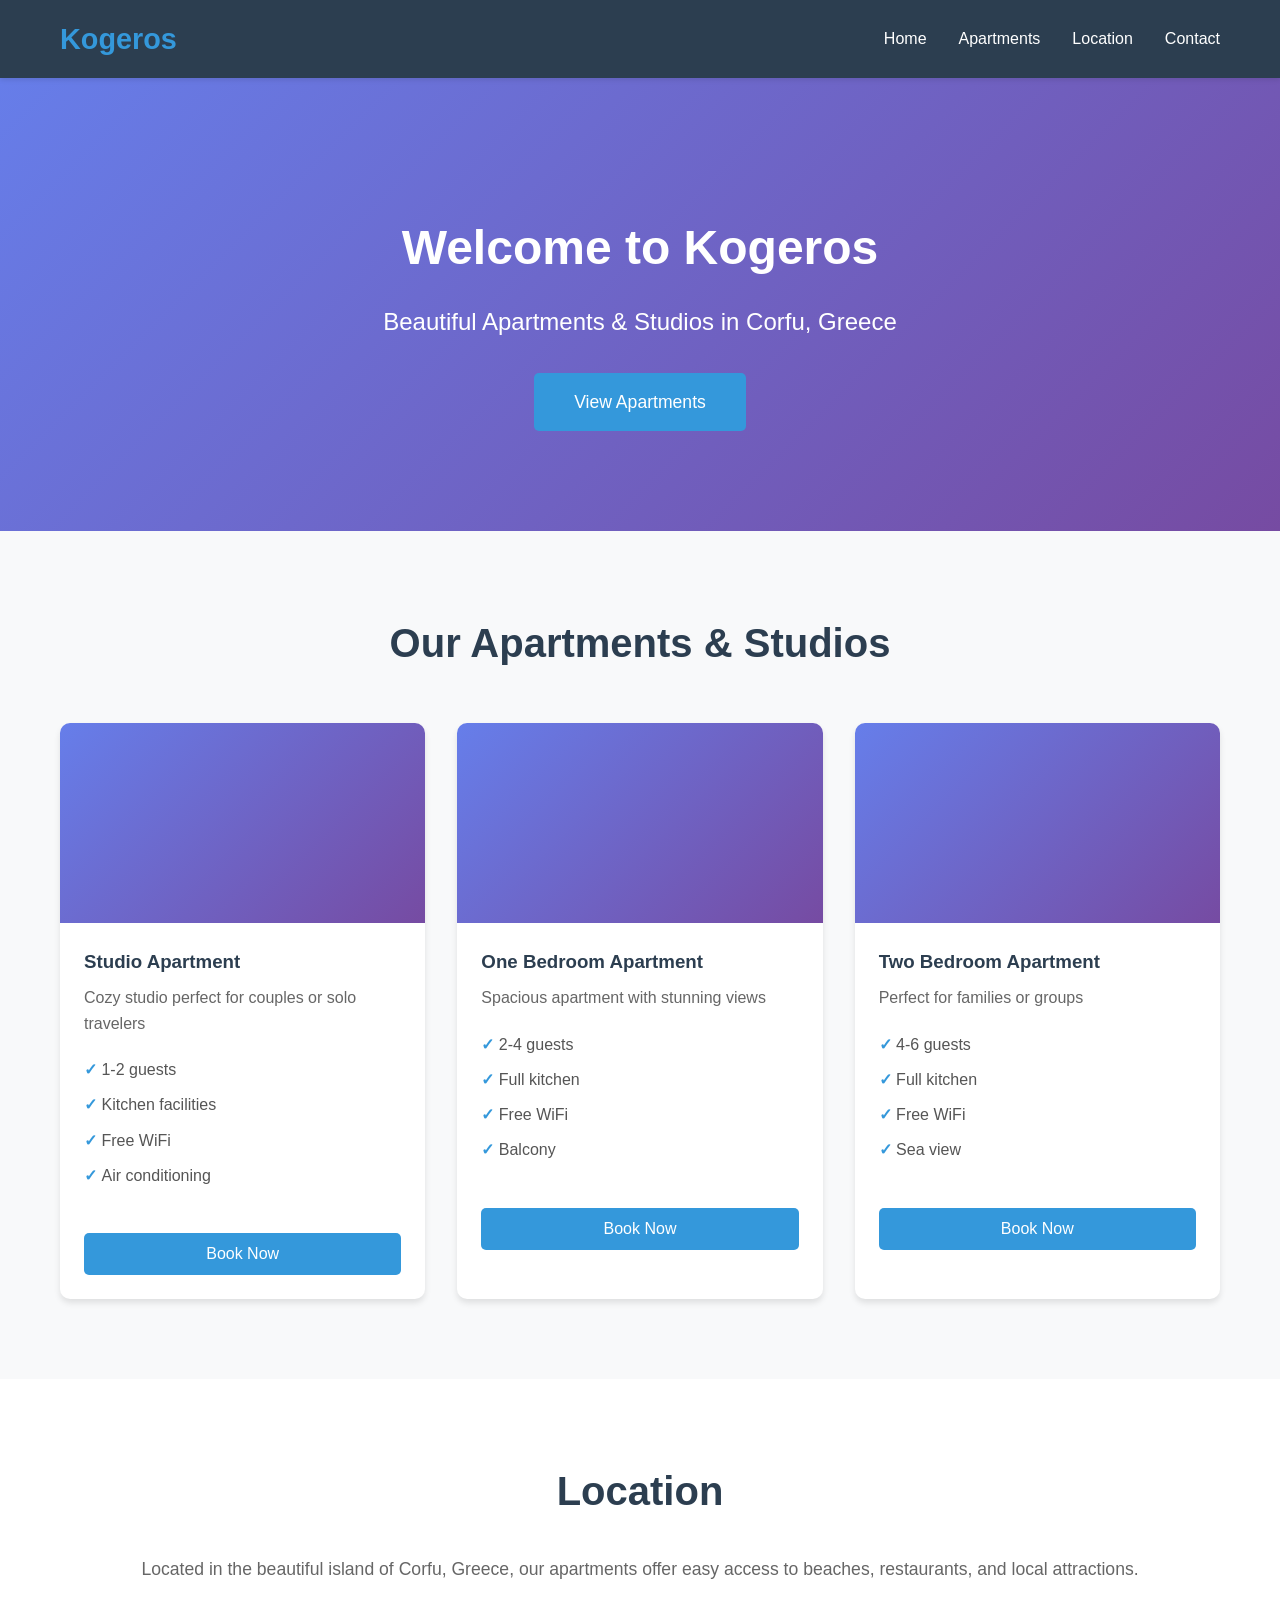
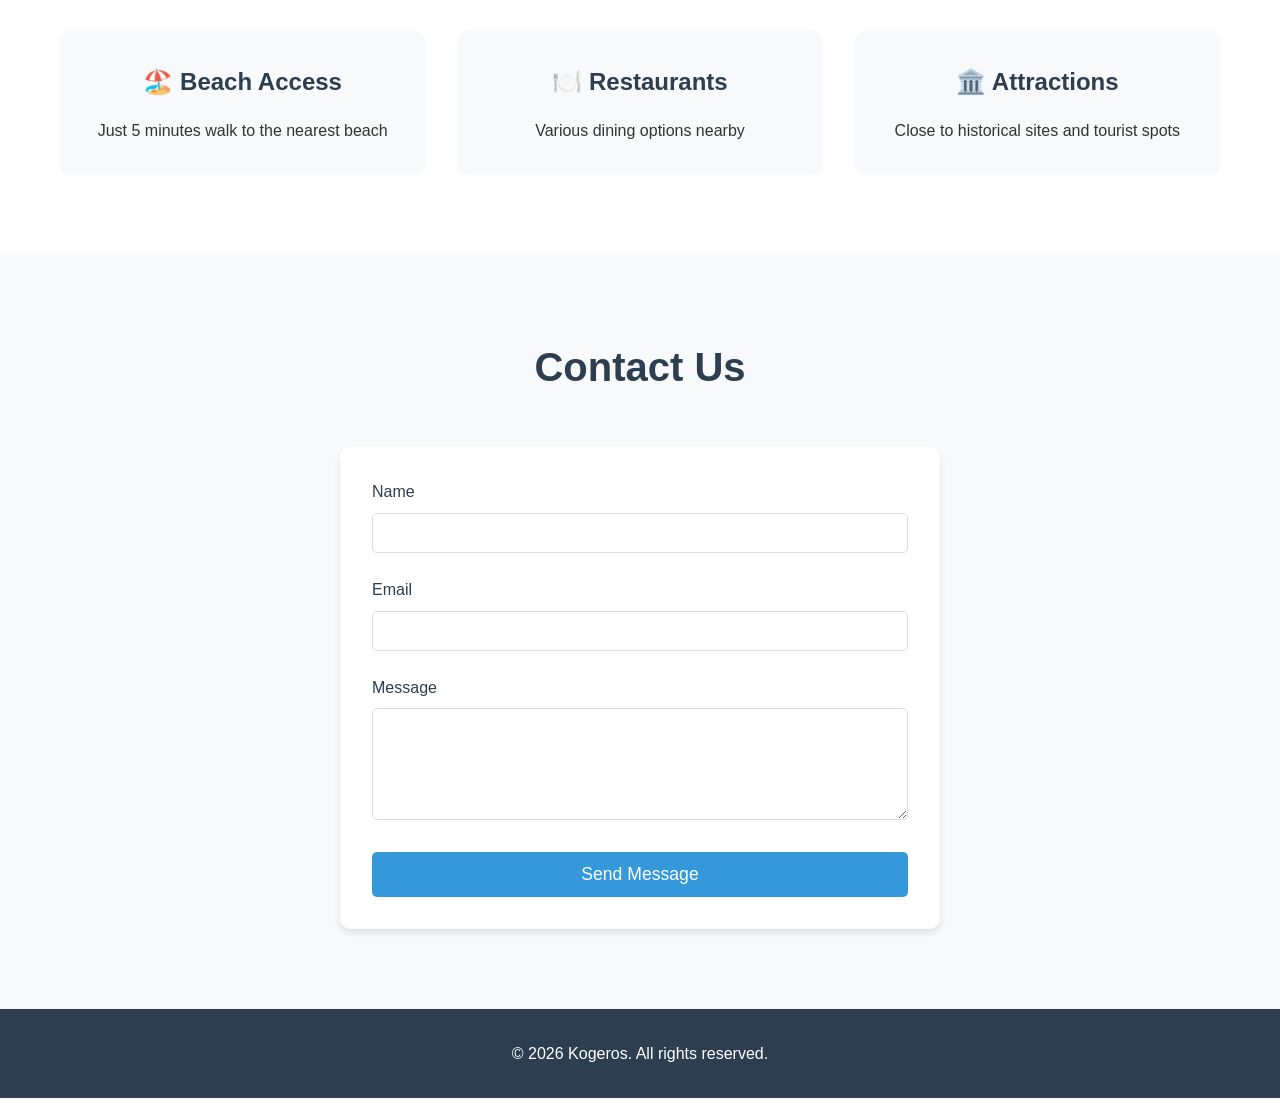
<file: index.html>
<!DOCTYPE html>
<html lang="en">
<head>
    <meta charset="UTF-8">
    <meta name="viewport" content="width=device-width, initial-scale=1.0">
    <meta name="description" content="Book beautiful apartments and studios in Corfu, Greece. Kogeros - Your perfect vacation rental.">
    <title>Kogeros - Apartments & Studios in Corfu</title>
    <link rel="stylesheet" href="styles.css">
</head>
<body>
    <header>
        <nav>
            <div class="container">
                <h1 class="logo">Kogeros</h1>
                <ul class="nav-menu">
                    <li><a href="#home">Home</a></li>
                    <li><a href="#apartments">Apartments</a></li>
                    <li><a href="#location">Location</a></li>
                    <li><a href="#contact">Contact</a></li>
                </ul>
            </div>
        </nav>
    </header>

    <main>
        <section id="home" class="hero">
            <div class="hero-content">
                <h2>Welcome to Kogeros</h2>
                <p>Beautiful Apartments & Studios in Corfu, Greece</p>
                <a href="#apartments" class="cta-button">View Apartments</a>
            </div>
        </section>

        <section id="apartments" class="apartments">
            <div class="container">
                <h2>Our Apartments & Studios</h2>
                <div class="apartment-grid">
                    <div class="apartment-card">
                        <div class="apartment-image"></div>
                        <h3>Studio Apartment</h3>
                        <p>Cozy studio perfect for couples or solo travelers</p>
                        <ul>
                            <li>1-2 guests</li>
                            <li>Kitchen facilities</li>
                            <li>Free WiFi</li>
                            <li>Air conditioning</li>
                        </ul>
                        <button class="book-button">Book Now</button>
                    </div>
                    <div class="apartment-card">
                        <div class="apartment-image"></div>
                        <h3>One Bedroom Apartment</h3>
                        <p>Spacious apartment with stunning views</p>
                        <ul>
                            <li>2-4 guests</li>
                            <li>Full kitchen</li>
                            <li>Free WiFi</li>
                            <li>Balcony</li>
                        </ul>
                        <button class="book-button">Book Now</button>
                    </div>
                    <div class="apartment-card">
                        <div class="apartment-image"></div>
                        <h3>Two Bedroom Apartment</h3>
                        <p>Perfect for families or groups</p>
                        <ul>
                            <li>4-6 guests</li>
                            <li>Full kitchen</li>
                            <li>Free WiFi</li>
                            <li>Sea view</li>
                        </ul>
                        <button class="book-button">Book Now</button>
                    </div>
                </div>
            </div>
        </section>

        <section id="location" class="location">
            <div class="container">
                <h2>Location</h2>
                <p>Located in the beautiful island of Corfu, Greece, our apartments offer easy access to beaches, restaurants, and local attractions.</p>
                <div class="location-features">
                    <div class="feature">
                        <h3>🏖️ Beach Access</h3>
                        <p>Just 5 minutes walk to the nearest beach</p>
                    </div>
                    <div class="feature">
                        <h3>🍽️ Restaurants</h3>
                        <p>Various dining options nearby</p>
                    </div>
                    <div class="feature">
                        <h3>🏛️ Attractions</h3>
                        <p>Close to historical sites and tourist spots</p>
                    </div>
                </div>
            </div>
        </section>

        <section id="contact" class="contact">
            <div class="container">
                <h2>Contact Us</h2>
                <form id="contact-form">
                    <div class="form-group">
                        <label for="name">Name</label>
                        <input type="text" id="name" name="name" required>
                    </div>
                    <div class="form-group">
                        <label for="email">Email</label>
                        <input type="email" id="email" name="email" required>
                    </div>
                    <div class="form-group">
                        <label for="message">Message</label>
                        <textarea id="message" name="message" rows="5" required></textarea>
                    </div>
                    <button type="submit" class="submit-button">Send Message</button>
                </form>
            </div>
        </section>
    </main>

    <footer>
        <div class="container">
            <p>&copy; 2026 Kogeros. All rights reserved.</p>
        </div>
    </footer>

    <script src="script.js"></script>
</body>
</html>
</file>
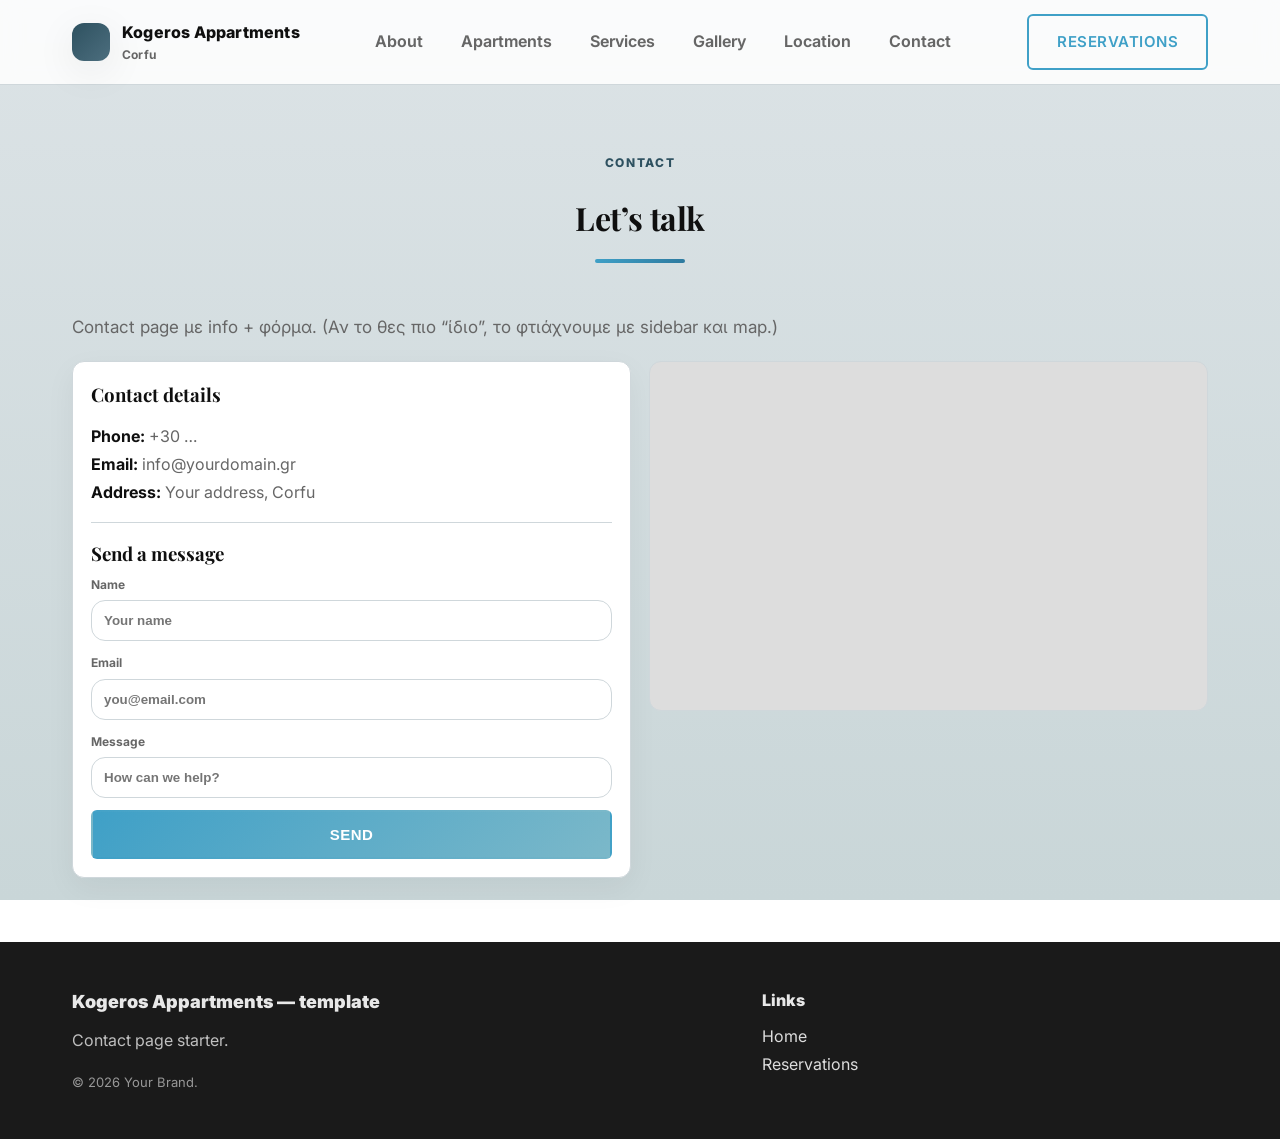
<file: host/contact.html>
<!doctype html>
<html lang="el">
<head>
  <meta charset="utf-8" />
  <meta name="viewport" content="width=device-width,initial-scale=1" />
  <title>Contact</title>
  <link rel="preconnect" href="https://fonts.googleapis.com">
  <link rel="preconnect" href="https://fonts.gstatic.com" crossorigin>
  <link href="https://fonts.googleapis.com/css2?family=Inter:wght@400;600;700&family=Playfair+Display:wght@700;800&display=swap" rel="stylesheet">
  <link rel="stylesheet" href="css/styles.css" />
</head>
<body>

<header class="header">
  <div class="container">
    <div class="navbar">
      <a class="brand" href="index.html">
        <div class="logo"></div>
        <div>
          <div>Kogeros Appartments</div>
          <div class="logo-subtext">Corfu</div>
        </div>
      </a>

      <nav class="navlinks">
        <a href="index.html#about">About</a>
        <a href="index.html#apartments">Apartments</a>
        <a href="index.html#services">Services</a>
        <a href="index.html#gallery">Gallery</a>
        <a href="index.html#location">Location</a>
        <a href="contact.html">Contact</a>
      </nav>

      <div class="nav-cta">
        <a class="btn secondary" href="reservations.html">Reservations</a>
        <button class="burger" data-burger aria-label="Open menu" type="button">
          <span></span><span></span><span></span>
        </button>
      </div>
    </div>

    <div class="mobile-menu" data-mobile-menu hidden>
      <a href="index.html#about">About</a>
      <a href="index.html#apartments">Apartments</a>
      <a href="index.html#services">Services</a>
      <a href="index.html#gallery">Gallery</a>
      <a href="index.html#location">Location</a>
      <a href="reservations.html">Reservations</a>
    </div>
  </div>
</header>

<section class="section">
  <div class="container">
    <div class="section-header">
      <span class="kicker">Contact</span>
      <h2 class="h2">Let’s talk</h2>
    </div>
    <p class="lead">Contact page με info + φόρμα. (Αν το θες πιο “ίδιο”, το φτιάχνουμε με sidebar και map.)</p>

    <div class="split">
      <div class="contactbox">
        <h3 class="contact-heading">Contact details</h3>
        <ul class="list">
          <li><strong>Phone:</strong> +30 …</li>
          <li><strong>Email:</strong> info@yourdomain.gr</li>
          <li><strong>Address:</strong> Your address, Corfu</li>
        </ul>

        <div class="contact-form-section">
          <h3 class="contact-heading">Send a message</h3>
          <form class="contact-form">
            <div class="field">
              <label>Name</label>
              <input type="text" placeholder="Your name" />
            </div>
            <div class="field">
              <label>Email</label>
              <input type="email" placeholder="you@email.com" />
            </div>
            <div class="field">
              <label>Message</label>
              <input type="text" placeholder="How can we help?" />
            </div>
            <button class="btn" type="button" onclick="alert('Connect this to email/backend!')">Send</button>
          </form>
        </div>
      </div>

      <div class="map">
        <iframe
          title="Map"
          loading="lazy"
          referrerpolicy="no-referrer-when-downgrade"
          src="https://www.openstreetmap.org/export/embed.html?bbox=19.80%2C39.55%2C19.90%2C39.62&layer=mapnik">
        </iframe>
      </div>
    </div>
  </div>
</section>

<footer class="footer">
  <div class="container">
    <div class="footer-grid">
      <div>
        <div class="footer-brand">Kogeros Appartments — template</div>
        <p>Contact page starter.</p>
        <div class="mini">© <span id="y"></span> Your Brand.</div>
      </div>
      <div>
        <div class="footer-heading">Links</div>
        <p class="footer-links">
          <a href="index.html">Home</a><br/>
          <a href="reservations.html">Reservations</a>
        </p>
      </div>
    </div>
  </div>
</footer>

<script src="js/main.js"></script>
</body>
</html>
</file>
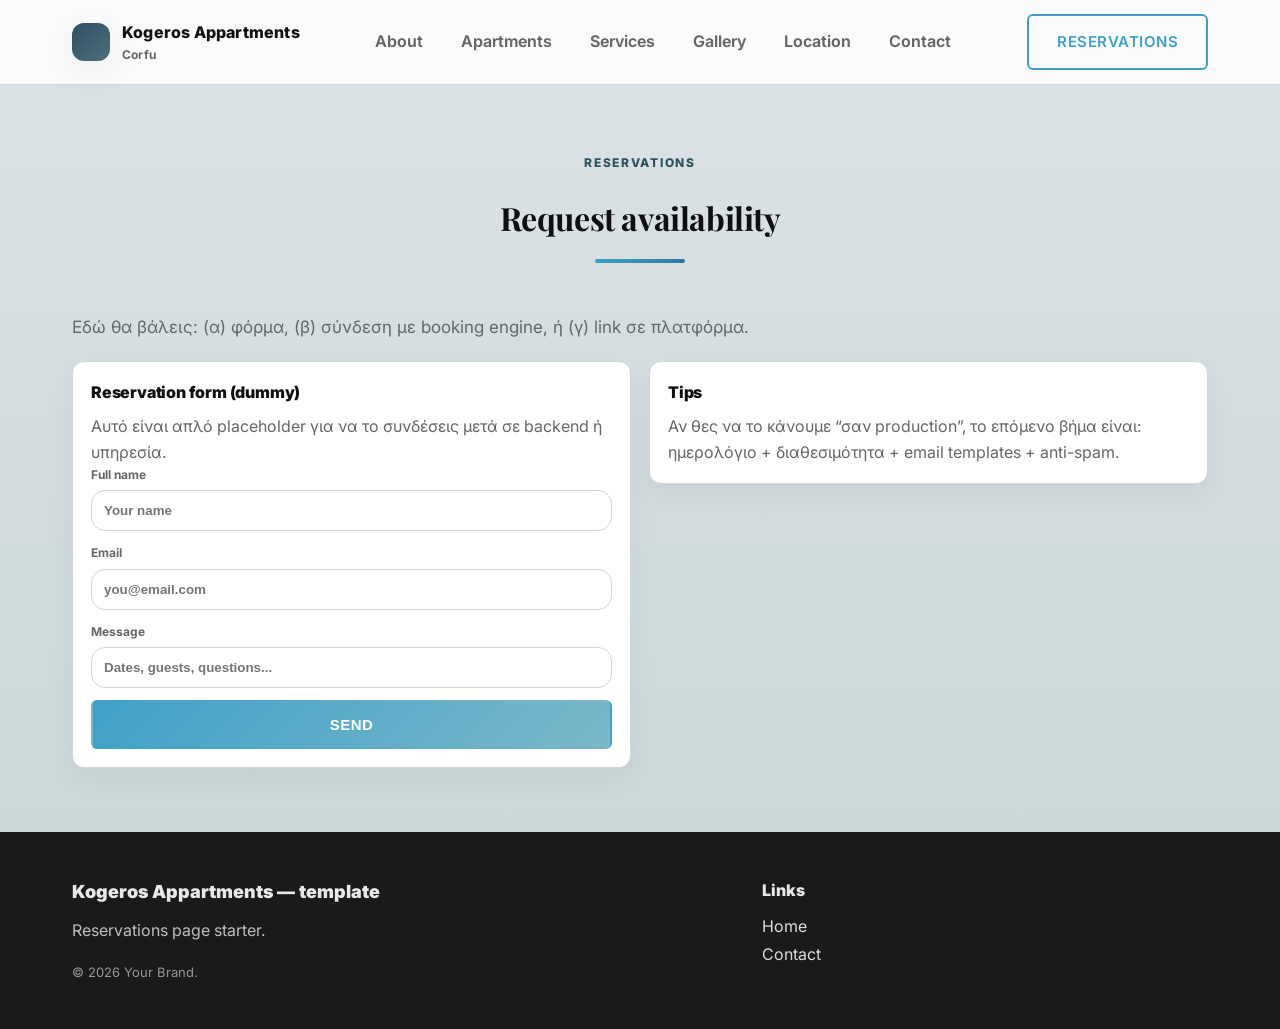
<file: host/reservations.html>
<!doctype html>
<html lang="el">
<head>
  <meta charset="utf-8" />
  <meta name="viewport" content="width=device-width,initial-scale=1" />
  <title>Reservations</title>
  <link rel="preconnect" href="https://fonts.googleapis.com">
  <link rel="preconnect" href="https://fonts.gstatic.com" crossorigin>
  <link href="https://fonts.googleapis.com/css2?family=Inter:wght@400;600;700&family=Playfair+Display:wght@700;800&display=swap" rel="stylesheet">
  <link rel="stylesheet" href="css/styles.css" />
</head>
<body>

<header class="header">
  <div class="container">
    <div class="navbar">
      <a class="brand" href="index.html">
        <div class="logo"></div>
        <div>
          <div>Kogeros Appartments</div>
          <div class="logo-subtext">Corfu</div>
        </div>
      </a>

      <nav class="navlinks">
        <a href="index.html#about">About</a>
        <a href="index.html#apartments">Apartments</a>
        <a href="index.html#services">Services</a>
        <a href="index.html#gallery">Gallery</a>
        <a href="index.html#location">Location</a>
        <a href="contact.html">Contact</a>
      </nav>

      <div class="nav-cta">
        <a class="btn secondary" href="reservations.html">Reservations</a>
        <button class="burger" data-burger aria-label="Open menu" type="button">
          <span></span><span></span><span></span>
        </button>
      </div>
    </div>

    <div class="mobile-menu" data-mobile-menu hidden>
      <a href="index.html#about">About</a>
      <a href="index.html#apartments">Apartments</a>
      <a href="index.html#services">Services</a>
      <a href="index.html#gallery">Gallery</a>
      <a href="index.html#location">Location</a>
      <a href="contact.html">Contact</a>
    </div>
  </div>
</header>

<section class="section">
  <div class="container">
    <div class="section-header">
      <span class="kicker">Reservations</span>
      <h2 class="h2">Request availability</h2>
    </div>
    <p class="lead">Εδώ θα βάλεις: (α) φόρμα, (β) σύνδεση με booking engine, ή (γ) link σε πλατφόρμα.</p>

    <div class="split">
      <div class="card">
        <p class="title">Reservation form (dummy)</p>
        <p class="desc">Αυτό είναι απλό placeholder για να το συνδέσεις μετά σε backend ή υπηρεσία.</p>

        <form class="reservation-form">
          <div class="field">
            <label>Full name</label>
            <input type="text" placeholder="Your name" />
          </div>
          <div class="field">
            <label>Email</label>
            <input type="email" placeholder="you@email.com" />
          </div>
          <div class="field">
            <label>Message</label>
            <input type="text" placeholder="Dates, guests, questions..." />
          </div>
          <button class="btn" type="button" onclick="alert('Connect this to email/backend!')">Send</button>
        </form>
      </div>

      <div class="card">
        <p class="title">Tips</p>
        <p class="desc">
          Αν θες να το κάνουμε “σαν production”, το επόμενο βήμα είναι:
          ημερολόγιο + διαθεσιμότητα + email templates + anti-spam.
        </p>
      </div>
    </div>
  </div>
</section>

<footer class="footer">
  <div class="container">
    <div class="footer-grid">
      <div>
        <div class="footer-brand">Kogeros Appartments — template</div>
        <p>Reservations page starter.</p>
        <div class="mini">© <span id="y"></span> Your Brand.</div>
      </div>
      <div>
        <div class="footer-heading">Links</div>
        <p class="footer-links">
          <a href="index.html">Home</a><br/>
          <a href="contact.html">Contact</a>
        </p>
      </div>
    </div>
  </div>
</footer>

<script src="js/main.js"></script>
</body>
</html>
</file>
<file: styles.css>
* {
    margin: 0;
    padding: 0;
    box-sizing: border-box;
}

body {
    font-family: 'Segoe UI', Tahoma, Geneva, Verdana, sans-serif;
    line-height: 1.6;
    color: #333;
}

.container {
    max-width: 1200px;
    margin: 0 auto;
    padding: 0 20px;
}

/* Header & Navigation */
header {
    background-color: #2c3e50;
    color: white;
    padding: 1rem 0;
    position: fixed;
    width: 100%;
    top: 0;
    z-index: 1000;
    box-shadow: 0 2px 5px rgba(0,0,0,0.1);
}

nav .container {
    display: flex;
    justify-content: space-between;
    align-items: center;
}

.logo {
    font-size: 1.8rem;
    font-weight: bold;
    color: #3498db;
}

.nav-menu {
    display: flex;
    list-style: none;
    gap: 2rem;
}

.nav-menu a {
    color: white;
    text-decoration: none;
    transition: color 0.3s;
}

.nav-menu a:hover {
    color: #3498db;
}

/* Hero Section */
.hero {
    background: linear-gradient(135deg, #667eea 0%, #764ba2 100%);
    color: white;
    padding: 150px 20px 100px;
    text-align: center;
    margin-top: 60px;
}

.hero-content h2 {
    font-size: 3rem;
    margin-bottom: 1rem;
}

.hero-content p {
    font-size: 1.5rem;
    margin-bottom: 2rem;
}

.cta-button {
    display: inline-block;
    background-color: #3498db;
    color: white;
    padding: 15px 40px;
    text-decoration: none;
    border-radius: 5px;
    font-size: 1.1rem;
    transition: background-color 0.3s;
}

.cta-button:hover {
    background-color: #2980b9;
}

/* Apartments Section */
.apartments {
    padding: 80px 20px;
    background-color: #f8f9fa;
}

.apartments h2 {
    text-align: center;
    font-size: 2.5rem;
    margin-bottom: 3rem;
    color: #2c3e50;
}

.apartment-grid {
    display: grid;
    grid-template-columns: repeat(auto-fit, minmax(300px, 1fr));
    gap: 2rem;
}

.apartment-card {
    background: white;
    border-radius: 10px;
    overflow: hidden;
    box-shadow: 0 4px 6px rgba(0,0,0,0.1);
    transition: transform 0.3s;
}

.apartment-card:hover {
    transform: translateY(-5px);
    box-shadow: 0 6px 12px rgba(0,0,0,0.15);
}

.apartment-image {
    height: 200px;
    background: linear-gradient(135deg, #667eea 0%, #764ba2 100%);
}

.apartment-card h3 {
    padding: 1.5rem 1.5rem 0.5rem;
    color: #2c3e50;
}

.apartment-card p {
    padding: 0 1.5rem;
    color: #666;
}

.apartment-card ul {
    list-style: none;
    padding: 1rem 1.5rem;
}

.apartment-card li {
    padding: 0.3rem 0;
    color: #555;
}

.apartment-card li::before {
    content: "✓ ";
    color: #3498db;
    font-weight: bold;
}

.book-button {
    margin: 1.5rem;
    width: calc(100% - 3rem);
    padding: 12px;
    background-color: #3498db;
    color: white;
    border: none;
    border-radius: 5px;
    font-size: 1rem;
    cursor: pointer;
    transition: background-color 0.3s;
}

.book-button:hover {
    background-color: #2980b9;
}

/* Location Section */
.location {
    padding: 80px 20px;
}

.location h2 {
    text-align: center;
    font-size: 2.5rem;
    margin-bottom: 2rem;
    color: #2c3e50;
}

.location > .container > p {
    text-align: center;
    font-size: 1.1rem;
    margin-bottom: 3rem;
    color: #666;
}

.location-features {
    display: grid;
    grid-template-columns: repeat(auto-fit, minmax(250px, 1fr));
    gap: 2rem;
}

.feature {
    text-align: center;
    padding: 2rem;
    background-color: #f8f9fa;
    border-radius: 10px;
}

.feature h3 {
    font-size: 1.5rem;
    margin-bottom: 1rem;
    color: #2c3e50;
}

/* Contact Section */
.contact {
    padding: 80px 20px;
    background-color: #f8f9fa;
}

.contact h2 {
    text-align: center;
    font-size: 2.5rem;
    margin-bottom: 3rem;
    color: #2c3e50;
}

#contact-form {
    max-width: 600px;
    margin: 0 auto;
    background: white;
    padding: 2rem;
    border-radius: 10px;
    box-shadow: 0 4px 6px rgba(0,0,0,0.1);
}

.form-group {
    margin-bottom: 1.5rem;
}

.form-group label {
    display: block;
    margin-bottom: 0.5rem;
    color: #2c3e50;
    font-weight: 500;
}

.form-group input,
.form-group textarea {
    width: 100%;
    padding: 10px;
    border: 1px solid #ddd;
    border-radius: 5px;
    font-size: 1rem;
}

.form-group input:focus,
.form-group textarea:focus {
    outline: none;
    border-color: #3498db;
}

.submit-button {
    width: 100%;
    padding: 12px;
    background-color: #3498db;
    color: white;
    border: none;
    border-radius: 5px;
    font-size: 1.1rem;
    cursor: pointer;
    transition: background-color 0.3s;
}

.submit-button:hover {
    background-color: #2980b9;
}

/* Footer */
footer {
    background-color: #2c3e50;
    color: white;
    text-align: center;
    padding: 2rem 0;
}

/* Responsive Design */
@media (max-width: 768px) {
    .nav-menu {
        gap: 1rem;
    }
    
    .hero-content h2 {
        font-size: 2rem;
    }
    
    .hero-content p {
        font-size: 1.2rem;
    }
    
    .apartments h2,
    .location h2,
    .contact h2 {
        font-size: 2rem;
    }
}
</file>
<file: host/css/styles.css>
/* ==========
   Base / Theme
   ========== */
:root{
  --bg: #DCE3E6;
  --surface: #F4F7F9;
  --text: #0f0f0f;
  --muted: #666666;
  --line: #CFD7DB;

  --brand: #2E5160;      /* cool blue-gray */
  --brand-2: #4C6E7E;    /* lighter blue-gray */
  --dark: #1a1a1a;

  /* Accent palette for richer color */
  --accent-sunset-1: #3FA0C7;   /* sea blue */
  --accent-sunset-2: #7BB8C9;   /* light teal */
  --accent-ocean-1: #3FA0C7;    /* sea blue */
  --accent-ocean-2: #2E7A9F;    /* deep teal-blue */
  --accent-purple-1: #6a5acd;   /* slate blue */
  --accent-pink-1: #ff5ea0;     /* lively pink */

  /* Gradient helpers */
  --grad-sunset: linear-gradient(135deg, var(--accent-sunset-1), var(--accent-sunset-2));
  --grad-ocean: linear-gradient(135deg, var(--accent-ocean-1), var(--accent-ocean-2));
  --grad-brand: linear-gradient(135deg, var(--brand), var(--brand-2));
  
  /* Summer background for a vacation feel */
  --bg-summer: linear-gradient(180deg, #DCE3E6 0%, #C9D6D8 100%);

  --radius: 12px;
  --shadow: 0 10px 40px rgba(0,0,0,.08);
  --container: 1200px;
}

*{ box-sizing: border-box; }
html{ scroll-behavior: smooth; }
body{
  margin: 0;
  font-family: 'Inter', -apple-system, BlinkMacSystemFont, 'Segoe UI', Roboto, 'Helvetica Neue', Arial, sans-serif;
  color: var(--text);
  background: var(--bg-summer);
  background-attachment: fixed;
  line-height: 1.6;
}

a{ color: inherit; text-decoration: none; }
img{ max-width: 100%; display: block; }

.container{
  max-width: var(--container);
  width: 100%;
  margin: 0 auto;
  padding-inline: clamp(18px, 5vw, 32px);
}

.btn{
  display: inline-flex;
  align-items: center;
  justify-content: center;
  gap: 10px;
  padding: 14px 28px;
  border-radius: 6px;
  border: 2px solid transparent;
  background: var(--grad-sunset);
  color: white;
  cursor: pointer;
  transition: all .3s ease;
  font-weight: 600;
  font-size: 15px;
  text-transform: uppercase;
  letter-spacing: 0.5px;
}
.btn:hover{ 
  filter: brightness(1.05);
  transform: translateY(-2px);
  box-shadow: 0 10px 25px rgba(63, 160, 199, 0.35);
}
.btn.secondary{
  background: transparent;
  color: var(--accent-sunset-1);
  border-color: var(--accent-sunset-1);
}
.btn.secondary:hover{
  background: var(--grad-sunset);
  color: white;
}
/* Optional color variants */
.btn.ocean{ background: var(--grad-ocean); }
.btn.ocean:hover{ box-shadow: 0 10px 25px rgba(46, 122, 159, 0.35); }
.btn.brand{ background: var(--grad-brand); }
.btn.brand:hover{ box-shadow: 0 10px 25px rgba(46, 81, 96, 0.35); }
.badge{
  display: inline-flex;
  align-items: center;
  gap: 8px;
  padding: 8px 12px;
  border-radius: 999px;
  border: 1px solid rgba(255,255,255,.6);
  background: linear-gradient(135deg, rgba(255,255,255,.75), rgba(255,255,255,.6));
  backdrop-filter: blur(8px);
  color: var(--accent-sunset-1);
  font-weight: 600;
  font-size: 13px;
}

/* ==========
   Hero Slideshow (Skafonas style)
   ========== */
.hero-slideshow{
  position: relative;
  width: 100%;
  height: 600px;
  overflow: hidden;
}

.slideshow-wrapper{
  position: relative;
  width: 100%;
  height: 100%;
}

.slide{
  position: absolute;
  top: 0;
  left: 0;
  width: 100%;
  height: 100%;
  opacity: 0;
  transition: opacity 1s ease-in-out;
}

.slide.active{
  opacity: 1;
}

.slide img{
  width: 100%;
  height: 100%;
  object-fit: cover;
  object-position: center;
}

.slide-overlay{
  position: absolute;
  top: 0;
  left: 0;
  width: 100%;
  height: 100%;
  background: linear-gradient(to bottom, rgba(0,0,0,0.3), rgba(0,0,0,0.6));
  display: flex;
  align-items: center;
  justify-content: center;
  text-align: center;
}

.category-badge{
  color: white;
  margin-bottom: 20px;
}

.category-badge .icon{
  font-size: 48px;
  display: block;
  margin-bottom: 10px;
}

.category-badge h2{
  font-size: 42px;
  margin: 0 0 15px 0;
  font-weight: 700;
  letter-spacing: -0.5px;
}

.slide-overlay p{
  color: rgba(255,255,255,0.95);
  font-size: 18px;
  max-width: 600px;
  margin: 0 auto;
  line-height: 1.6;
}

.slideshow-indicators{
  position: absolute;
  bottom: 30px;
  left: 50%;
  transform: translateX(-50%);
  display: flex;
  gap: 15px;
  z-index: 10;
}

.indicator{
  padding: 10px 20px;
  background: rgba(255,255,255,0.2);
  backdrop-filter: blur(10px);
  border: 2px solid rgba(255,255,255,0.3);
  color: white;
  border-radius: 25px;
  cursor: pointer;
  transition: all 0.3s ease;
  font-size: 13px;
  font-weight: 600;
  text-transform: uppercase;
  letter-spacing: 0.5px;
}

.indicator.active,
.indicator:hover{
  background: rgba(255,255,255,0.9);
  color: var(--brand);
  border-color: white;
}

.btn-check-availability{
  position: absolute;
  top: 50%;
  right: 40px;
  transform: translateY(-50%);
  padding: 18px 32px;
  background: var(--brand);
  color: white;
  border: none;
  border-radius: 8px;
  font-size: 16px;
  font-weight: 700;
  text-transform: uppercase;
  letter-spacing: 1px;
  cursor: pointer;
  transition: all 0.3s ease;
  box-shadow: 0 10px 30px rgba(0,0,0,0.3);
  z-index: 10;
}

.btn-check-availability:hover{
  background: var(--brand-2);
  transform: translateY(-50%) scale(1.05);
  box-shadow: 0 15px 40px rgba(0,0,0,0.4);
}

/* ==========
   Booking Section
   ========== */
.booking-section{
  padding: 30px 0;
  background: var(--surface);
  border-bottom: 1px solid var(--line);
}

.booking-form{
  display: grid;
  grid-template-columns: 1fr 1fr 1fr auto;
  gap: 15px;
  align-items: end;
}

/* ==========
   Header / Nav
   ========== */
.header{
  position: sticky;
  top: 0;
  z-index: 50;
  background: rgba(255,255,255,.85);
  backdrop-filter: blur(10px);
  border-bottom: 1px solid var(--line);
}
.navbar{
  display: flex;
  align-items: center;
  justify-content: space-between;
  padding: 14px 0;
}
.brand{
  display: flex;
  align-items: center;
  gap: 12px;
  font-weight: 800;
  letter-spacing: .2px;
}
.brand .logo{
  width: 38px; height: 38px;
  border-radius: 12px;
  background: linear-gradient(135deg, var(--brand), var(--brand-2));
  box-shadow: var(--shadow);
}
.navlinks{
  display: flex;
  align-items: center;
  gap: 18px;
  color: var(--muted);
  font-weight: 650;
}
.navlinks a{
  padding: 8px 10px;
  border-radius: 12px;
  transition: .2s ease;
  position: relative;
}
.navlinks a:hover{ background: var(--surface); color: var(--text); }
.navlinks a::after{
  content: "";
  position: absolute;
  left: 10px;
  right: 10px;
  bottom: 6px;
  height: 2px;
  border-radius: 999px;
  background: var(--grad-sunset);
  transform: scaleX(0);
  transform-origin: left center;
  transition: transform .2s ease;
}
.navlinks a:hover::after{ transform: scaleX(1); }
.nav-cta{ display: flex; align-items: center; gap: 10px; }

.burger{
  display: none;
  width: 44px;
  height: 44px;
  border-radius: 14px;
  border: 1px solid var(--line);
  background: white;
  cursor: pointer;
}
.burger span{
  display: block;
  width: 18px; height: 2px;
  background: var(--text);
  margin: 5px auto;
  border-radius: 999px;
}

.mobile-menu{
  display: none;
  border-top: 1px solid var(--line);
  padding: 10px 0 16px 0;
}
.mobile-menu a{
  display: block;
  padding: 12px 10px;
  border-radius: 12px;
  color: var(--muted);
  font-weight: 650;
}
.mobile-menu a:hover{ background: var(--surface); color: var(--text); }

/* ==========
   Hero
   ========== */
.hero{
  position: relative;
  min-height: 82vh;
  display: grid;
  place-items: center;
  overflow: hidden;
  border-bottom: 1px solid var(--line);
  background-color: #333;
  --hero-bg-image: url('images/outside/out1.jpg');
  background-image: var(--hero-bg-image);
  background-size: cover;
  background-position: center;
  background-repeat: no-repeat;
  background-attachment: fixed;
}

/* Background slideshow container */
.hero::before{
  content: "";
  position: absolute;
  inset: 0;
  background-image: 
    linear-gradient(180deg, rgba(0,0,0,.25), rgba(0,0,0,.1) 45%, rgba(255,255,255,0.7) 100%),
    radial-gradient(1200px 600px at 75% -150px, rgba(255, 122, 0, 0.15), transparent 62%),
    radial-gradient(1000px 500px at 10% 0%, rgba(0, 168, 232, 0.15), transparent 58%);
  background-size: auto, auto, auto;
  background-position: center, center, center;
  filter: saturate(1.08);
  z-index: 0;
  pointer-events: none;
}

.hero::after{
  content: "";
  position: absolute;
  inset: 0;
  background:
    linear-gradient(180deg, rgba(0,0,0,.30), rgba(0,0,0,.16) 45%, rgba(255,255,255,1) 100%),
    radial-gradient(1100px 550px at 20% -120px, rgba(0, 168, 232, 0.28), transparent 60%),
    radial-gradient(900px 500px at 90% 10%, rgba(255, 179, 71, 0.30), transparent 60%),
    linear-gradient(135deg, var(--accent-sunset-2), var(--accent-ocean-1));
  background-size: cover, auto, auto, cover;
  background-position: center, center, center, center;
  filter: saturate(1.06);
  opacity: 0;
  transition: opacity 1.5s ease-in-out;
  z-index: 1;
}

.hero.fade::after{
  opacity: 1;
}
.hero-inner{
  position: relative;
  padding: 72px 0 36px 0;
  width: 100%;
  z-index: 2;
}
.hero-grid{
  display: grid;
  grid-template-columns: 1.25fr .75fr;
  gap: 26px;
  align-items: end;
}
.hero h1{
  margin: 14px 0 10px 0;
  font-size: clamp(36px, 4.2vw, 56px);
  line-height: 1.04;
  color: white;
  letter-spacing: -.6px;
  font-family: 'Playfair Display', serif;
  font-weight: 800;
}
.hero p{
  margin: 0;
  color: rgba(255,255,255,.86);
  font-size: 16px;
  max-width: 58ch;
}
.hero-cards{
  display: grid;
  gap: 12px;
}
.hero-card{
  background: rgba(255,255,255,.9);
  border: 1px solid rgba(255,255,255,.6);
  border-radius: var(--radius);
  padding: 14px;
  box-shadow: var(--shadow);
  backdrop-filter: blur(10px);
  position: relative;
}
.hero-card::before{
  content: "";
  position: absolute;
  left: 0;
  top: 0;
  bottom: 0;
  width: 4px;
  background: var(--grad-sunset);
  border-top-left-radius: var(--radius);
  border-bottom-left-radius: var(--radius);
}
.hero-card strong{ display: block; }
.hero-card span{ color: var(--muted); font-size: 14px; }

/* ==========
   Booking Bar
   ========== */
.bookingbar{
  margin-top: 22px;
  background: linear-gradient(180deg, rgba(255,255,255,.85), rgba(255,255,255,.78));
  border: 1px solid rgba(255,255,255,.6);
  border-radius: calc(var(--radius) + 6px);
  box-shadow: 0 10px 35px rgba(0,0,0,.12);
  backdrop-filter: blur(10px);
  padding: 14px;
}
.form-row{
  display: grid;
  grid-template-columns: 1fr 1fr 1fr auto;
  gap: 12px;
}
.field{
  display: grid;
  gap: 6px;
}
.field label{
  font-size: 12px;
  color: var(--muted);
  font-weight: 700;
}
.field input, .field select{
  width: 100%;
  padding: 12px 12px;
  border-radius: 14px;
  border: 1px solid var(--line);
  background: white;
  outline: none;
  font-weight: 650;
}
.field input:focus, .field select:focus{
  border-color: rgba(63,160,199,.45);
  box-shadow: 0 0 0 4px rgba(63,160,199,.18);
}

/* ==========
   Sections
   ========== */
.section{
  padding: 80px 0;
}
.section.alt{ background: var(--surface); border-top: 1px solid var(--line); border-bottom: 1px solid var(--line); }

.section-header{
  text-align: center;
  max-width: 800px;
  margin: 0 auto 50px;
}
.section-header::after{
  content: "";
  display: block;
  width: 90px;
  height: 4px;
  margin: 16px auto 0;
  border-radius: 999px;
  background: var(--grad-ocean);
}

.kicker{
  display: inline-block;
  font-weight: 700;
  color: var(--brand);
  letter-spacing: 0.15em;
  text-transform: uppercase;
  font-size: 13px;
  margin-bottom: 10px;
}
.h2{
  margin: 10px 0 15px 0;
  font-size: 38px;
  letter-spacing: -.5px;
  font-weight: 700;
  font-family: 'Playfair Display', serif;
}

h1, h2, h3, .contact-heading{
  font-family: 'Playfair Display', serif;
}
.lead{
  margin: 0;
  color: var(--muted);
  max-width: 80ch;
  line-height: 1.7;
  font-size: 17px;
}

/* ========== 
   Scroll Reveal 
   ========== */
.reveal{ opacity: 0; transform: translateY(18px) scale(0.98); }
.reveal.in{ opacity: 1; transform: none; transition: opacity .6s ease, transform .6s ease; }

/* ========== 
   Header Shrink on Scroll 
   ========== */
.header.is-scrolled{
  background: rgba(255,255,255,.82);
  box-shadow: 0 6px 20px rgba(0,0,0,.08);
}
.header.is-scrolled .navbar{ padding: 8px 0; }
.header.is-scrolled .brand .logo{ width: 34px; height: 34px; }

/* ==========
   Services Grid (Skafonas style)
   ========== */
.services-grid{
  display: grid;
  grid-template-columns: repeat(3, 1fr);
  gap: 30px;
  margin-top: 50px;
}

.service-card{
  text-align: center;
  padding: 40px 25px;
  background: white;
  border-radius: var(--radius);
  border: 1px solid var(--line);
  transition: all 0.3s ease;
}

.service-card:hover{
  transform: translateY(-5px);
  box-shadow: 0 15px 40px rgba(0,0,0,0.1);
  border-color: var(--brand);
}

.service-icon{
  font-size: 48px;
  margin-bottom: 20px;
}

.service-card h3{
  margin: 0 0 15px 0;
  font-size: 20px;
  font-weight: 700;
  color: var(--text);
}

.service-card p{
  margin: 0;
  color: var(--muted);
  line-height: 1.6;
  font-size: 15px;
}

/* ==========
   Testimonials (Skafonas style)
   ========== */
.testimonials-section{
  background: var(--surface);
}

.testimonials-grid{
  display: grid;
  grid-template-columns: repeat(2, 1fr);
  gap: 25px;
  margin-top: 50px;
}

.testimonial-card{
  background: white;
  padding: 30px;
  border-radius: var(--radius);
  border: 1px solid var(--line);
  box-shadow: 0 5px 20px rgba(0,0,0,0.05);
  transition: all 0.3s ease;
}

.testimonial-card:hover{
  transform: translateY(-3px);
  box-shadow: 0 10px 35px rgba(0,0,0,0.1);
}

.stars{
  color: var(--accent-ocean-2);
  font-size: 18px;
  margin-bottom: 15px;
}

.testimonial-text{
  margin: 0 0 20px 0;
  line-height: 1.7;
  color: var(--muted);
  font-size: 15px;
  font-style: italic;
}

.testimonial-author{
  display: flex;
  flex-direction: column;
  gap: 3px;
}

.testimonial-author strong{
  color: var(--text);
  font-size: 16px;
  font-weight: 700;
}

.testimonial-author span{
  color: var(--muted);
  font-size: 13px;
  text-transform: uppercase;
  letter-spacing: 0.5px;
}

/* ==========
   Old Sections
   ========== */
.section{
  padding: 64px 0;
}
.section.alt{ background: var(--surface); border-top: 1px solid var(--line); border-bottom: 1px solid var(--line); }
.kicker{
  display: inline-block;
  font-weight: 800;
  color: var(--brand);
  letter-spacing: .14em;
  text-transform: uppercase;
  font-size: 12px;
}
.h2{
  margin: 10px 0 10px 0;
  font-size: 32px;
  letter-spacing: -.4px;
}
.lead{
  margin: 0;
  color: var(--muted);
  max-width: 80ch;
  line-height: 1.65;
}

.grid-3{
  margin-top: 22px;
  display: grid;
  grid-template-columns: repeat(3, 1fr);
  gap: 16px;
}
.card{
  background: white;
  border: 1px solid var(--line);
  border-radius: var(--radius);
  padding: 18px;
  box-shadow: 0 10px 30px rgba(0,0,0,.05);
}
.card .title{
  margin: 0 0 8px 0;
  font-weight: 850;
  letter-spacing: -.2px;
}
.card .desc{
  margin: 0;
  color: var(--muted);
  line-height: 1.6;
}

.rooms{
  margin-top: 22px;
  display: grid;
  grid-template-columns: repeat(3, 1fr);
  gap: 16px;
}
.room{
  overflow: hidden;
  border-radius: var(--radius);
  border: 1px solid var(--line);
  background: white;
  box-shadow: 0 10px 30px rgba(0,0,0,.05);
}
.room .img{
  height: 180px;
  background: linear-gradient(135deg, rgba(255,122,0,.35), rgba(255,179,71,.35)),
              url("../assets/img/room.jpg");
  background-size: cover;
  background-position: center;
}
.room .body{ padding: 16px; }
.room .meta{ color: var(--muted); font-weight: 650; font-size: 13px; }
.room h3{ margin: 8px 0; font-size: 18px; letter-spacing: -.2px; }
.room ul{
  margin: 10px 0 0 18px;
  color: var(--muted);
  line-height: 1.6;
}
.room .btn{
  margin-top: 16px;
  width: 100%;
  font-size: 14px;
  padding: 12px 20px;
}

.gallery{
  margin-top: 22px;
  display: grid;
  grid-template-columns: 1.2fr .8fr;
  gap: 14px;
}
.gallery .big{
  border-radius: var(--radius);
  border: 1px solid var(--line);
  min-height: 340px;
  background: url("../assets/img/gallery-1.jpg") center/cover;
  box-shadow: var(--shadow);
}
.gallery .small{
  display: grid;
  gap: 14px;
}
.gallery .tile{
  border-radius: var(--radius);
  border: 1px solid var(--line);
  min-height: 163px;
  background: url("../assets/img/gallery-2.jpg") center/cover;
  box-shadow: var(--shadow);
}
.gallery .tile:last-child{ background-image: url("../assets/img/gallery-3.jpg"); }

.split{
  display: grid;
  grid-template-columns: 1fr 1fr;
  gap: 18px;
  align-items: start;
  margin-top: 20px;
}
.map{
  border-radius: var(--radius);
  border: 1px solid var(--line);
  overflow: hidden;
  background: #ddd;
  min-height: 340px;
}
.map iframe{
  width: 100%;
  height: 340px;
  border: 0;
}
.contactbox{
  border-radius: var(--radius);
  border: 1px solid var(--line);
  background: white;
  padding: 18px;
  box-shadow: 0 10px 30px rgba(0,0,0,.05);
}
.list{
  margin: 12px 0 0 0;
  padding: 0;
  list-style: none;
  color: var(--muted);
  line-height: 1.75;
}
.list li strong{ color: var(--text); }

.footer{
  background: var(--dark);
  color: rgba(255,255,255,.9);
  padding: 46px 0;
}
.footer-grid{
  display: grid;
  grid-template-columns: 1.2fr .8fr;
  gap: 20px;
  align-items: start;
}
.footer p{ color: rgba(255,255,255,.72); margin: 10px 0 0 0; line-height: 1.7; }
.footer a{ color: rgba(255,255,255,.85); }
.footer .mini{
  margin-top: 18px;
  font-size: 13px;
  color: rgba(255,255,255,.55);
}

/* ==========
   Logo & Branding
   ========== */
.logo-subtext{
  font-size: 12px;
  color: var(--muted);
  font-weight: 700;
}

.footer-brand{
  font-weight: 900;
  font-size: 18px;
}

.footer-heading{
  font-weight: 850;
  margin-bottom: 8px;
}

.footer-links{
  margin: 0;
  line-height: 2;
}

/* ==========
   Forms & Buttons
   ========== */
.contact-heading{
  margin: 0 0 6px 0;
}

.contact-form-section{
  margin-top: 16px;
  border-top: 1px solid var(--line);
  padding-top: 16px;
}

.contact-form,
.reservation-form{
  display: grid;
  gap: 12px;
}

.button-group{
  display: flex;
  gap: 10px;
  margin-top: 14px;
  flex-wrap: wrap;
}

/* ==========
   Responsive
   ========== */
@media (max-width: 980px){
  .hero-slideshow{ height: 500px; }
  .category-badge h2{ font-size: 32px; }
  .slide-overlay p{ font-size: 16px; padding: 0 20px; }
  .btn-check-availability{
    position: static;
    transform: none;
    margin: 30px auto 0;
    display: block;
    width: max-content;
  }
  .slideshow-indicators{
    flex-direction: column;
    bottom: 20px;
    gap: 8px;
  }
  .indicator{ padding: 8px 15px; font-size: 11px; }
  
  .booking-form{ grid-template-columns: 1fr 1fr; }
  .services-grid{ grid-template-columns: 1fr 1fr; }
  .testimonials-grid{ grid-template-columns: 1fr; }
  .hero-grid{ grid-template-columns: 1fr; }
  .form-row{ grid-template-columns: 1fr 1fr; }
  .grid-3{ grid-template-columns: 1fr; }
  .rooms{ grid-template-columns: 1fr; }
  .gallery{ grid-template-columns: 1fr; }
  .split{ grid-template-columns: 1fr; }
  .navlinks{ display: none; }
  .burger{ display: inline-block; }
  .mobile-menu{ display: block; }
  .mobile-menu[hidden]{ display: none; }
}

@media (max-width: 640px){
  .hero-slideshow{ height: 450px; }
  .category-badge h2{ font-size: 26px; }
  .category-badge .icon{ font-size: 36px; }
  .slide-overlay p{ font-size: 14px; }
  .h2{ font-size: 28px; }
  .services-grid{ grid-template-columns: 1fr; gap: 20px; }
  .service-card{ padding: 30px 20px; }
  .booking-form{ grid-template-columns: 1fr; }
  .slideshow-indicators{
    flex-direction: row;
    flex-wrap: wrap;
    justify-content: center;
  }
  .indicator{ font-size: 10px; padding: 6px 12px; }
}

/* ==========
   Apartment Detail Pages
   ========== */
.apartment-detail{
  max-width: 1100px;
  margin: 0 auto;
}

.apartment-header{
  display: flex;
  justify-content: space-between;
  align-items: flex-start;
  gap: 30px;
  margin-bottom: 30px;
  padding-bottom: 20px;
  border-bottom: 1px solid var(--line);
}

.apartment-title{
  margin: 10px 0 8px 0;
  font-size: 42px;
  letter-spacing: -.5px;
  font-weight: 800;
  font-family: 'Playfair Display', serif;
}

.apartment-meta{
  color: var(--muted);
  font-size: 16px;
  margin: 0;
}

.apartment-price{
  text-align: right;
  flex-shrink: 0;
}

.price-label{
  font-size: 13px;
  color: var(--muted);
  text-transform: uppercase;
  letter-spacing: 0.5px;
  margin-bottom: 4px;
}

.price-value{
  font-size: 38px;
  font-weight: 800;
  color: var(--brand);
  font-family: 'Playfair Display', serif;
}

.price-value span{
  font-size: 18px;
  color: var(--muted);
  font-weight: 600;
  font-family: 'Inter', sans-serif;
}

.apartment-gallery{
  margin-bottom: 40px;
  display: grid;
  gap: 14px;
}

.apartment-main-img{
  width: 100%;
  height: 450px;
  border-radius: var(--radius);
  border: 1px solid var(--line);
  background: linear-gradient(135deg, rgba(63, 160, 199, 0.35), rgba(123, 184, 201, 0.35)),
              url("../assets/img/room.jpg");
  background-size: cover;
  background-position: center;
  box-shadow: var(--shadow);
}

.apartment-thumbs{
  display: grid;
  grid-template-columns: repeat(3, 1fr);
  gap: 14px;
}

.apartment-thumbs .thumb{
  height: 140px;
  border-radius: var(--radius);
  border: 1px solid var(--line);
  background: linear-gradient(135deg, rgba(255, 122, 0, 0.25), rgba(255, 179, 71, 0.25)),
              url("../assets/img/gallery-1.jpg");
  background-size: cover;
  background-position: center;
  cursor: pointer;
  transition: transform .2s ease, box-shadow .2s ease;
}

.apartment-thumbs .thumb:hover{
  transform: scale(1.03);
  box-shadow: 0 8px 20px rgba(0,0,0,0.15);
}

.apartment-content{
  display: grid;
  grid-template-columns: 1.5fr 1fr;
  gap: 40px;
  margin-top: 40px;
}

.apartment-description h2{
  margin: 0 0 16px 0;
  font-size: 28px;
  font-family: 'Playfair Display', serif;
  letter-spacing: -.3px;
}

.apartment-description h3{
  margin: 32px 0 16px 0;
  font-size: 22px;
  font-family: 'Playfair Display', serif;
}

.apartment-description p{
  color: var(--muted);
  line-height: 1.7;
  margin-bottom: 24px;
}

.apartment-description ul{
  color: var(--muted);
  line-height: 1.8;
  margin: 0 0 24px 20px;
}

.amenities-grid{
  display: grid;
  grid-template-columns: repeat(2, 1fr);
  gap: 12px;
  margin-bottom: 24px;
}

.amenity-item{
  padding: 10px 14px;
  background: var(--surface);
  border-radius: 8px;
  border: 1px solid var(--line);
  font-size: 14px;
  color: var(--text);
}

.booking-sidebar{
  position: sticky;
  top: 90px;
  display: flex;
  flex-direction: column;
  gap: 20px;
}

.booking-card{
  background: white;
  border: 1px solid var(--line);
  border-radius: var(--radius);
  padding: 24px;
  box-shadow: 0 10px 30px rgba(0,0,0,0.08);
}

.booking-card h3{
  margin: 0 0 20px 0;
  font-size: 20px;
  font-family: 'Playfair Display', serif;
}

.booking-form-detail{
  display: grid;
  gap: 16px;
}

.booking-form-detail .field{
  display: flex;
  flex-direction: column;
  gap: 6px;
}

.booking-form-detail label{
  font-weight: 650;
  font-size: 14px;
  color: var(--text);
}

.booking-form-detail input,
.booking-form-detail select{
  padding: 12px 14px;
  border: 1px solid var(--line);
  border-radius: 8px;
  font-family: inherit;
  font-size: 15px;
  transition: border-color .2s ease;
}

.booking-form-detail input:focus,
.booking-form-detail select:focus{
  outline: none;
  border-color: var(--brand);
}

.booking-form-detail .btn{
  margin-top: 8px;
}

.booking-info{
  margin-top: 20px;
  padding-top: 20px;
  border-top: 1px solid var(--line);
}

.booking-info p{
  margin: 0 0 10px 0;
  font-weight: 650;
}

.booking-info ul{
  margin: 0 0 0 20px;
  color: var(--muted);
  line-height: 1.7;
  font-size: 14px;
}

.contact-host{
  background: var(--surface);
  border: 1px solid var(--line);
  border-radius: var(--radius);
  padding: 20px;
}

.contact-host h4{
  margin: 0 0 8px 0;
  font-size: 18px;
  font-family: 'Playfair Display', serif;
}

.contact-host p{
  margin: 0 0 16px 0;
  color: var(--muted);
  font-size: 14px;
  line-height: 1.6;
}

.contact-host .btn{
  width: 100%;
}

/* Responsive for apartment detail pages */
@media (max-width: 980px){
  .apartment-header{
    flex-direction: column;
    gap: 20px;
  }
  
  .apartment-price{
    text-align: left;
  }
  
  .apartment-content{
    grid-template-columns: 1fr;
  }
  
  .booking-sidebar{
    position: static;
  }
  
  .apartment-main-img{
    height: 350px;
  }
  
  .amenities-grid{
    grid-template-columns: 1fr;
  }
}

@media (max-width: 640px){
  .apartment-title{
    font-size: 32px;
  }
  
  .price-value{
    font-size: 32px;
  }
  
  .apartment-main-img{
    height: 280px;
  }
  
  .apartment-thumbs{
    grid-template-columns: 1fr;
  }
  
  .apartment-thumbs .thumb{
    height: 180px;
  }
}
</file>
